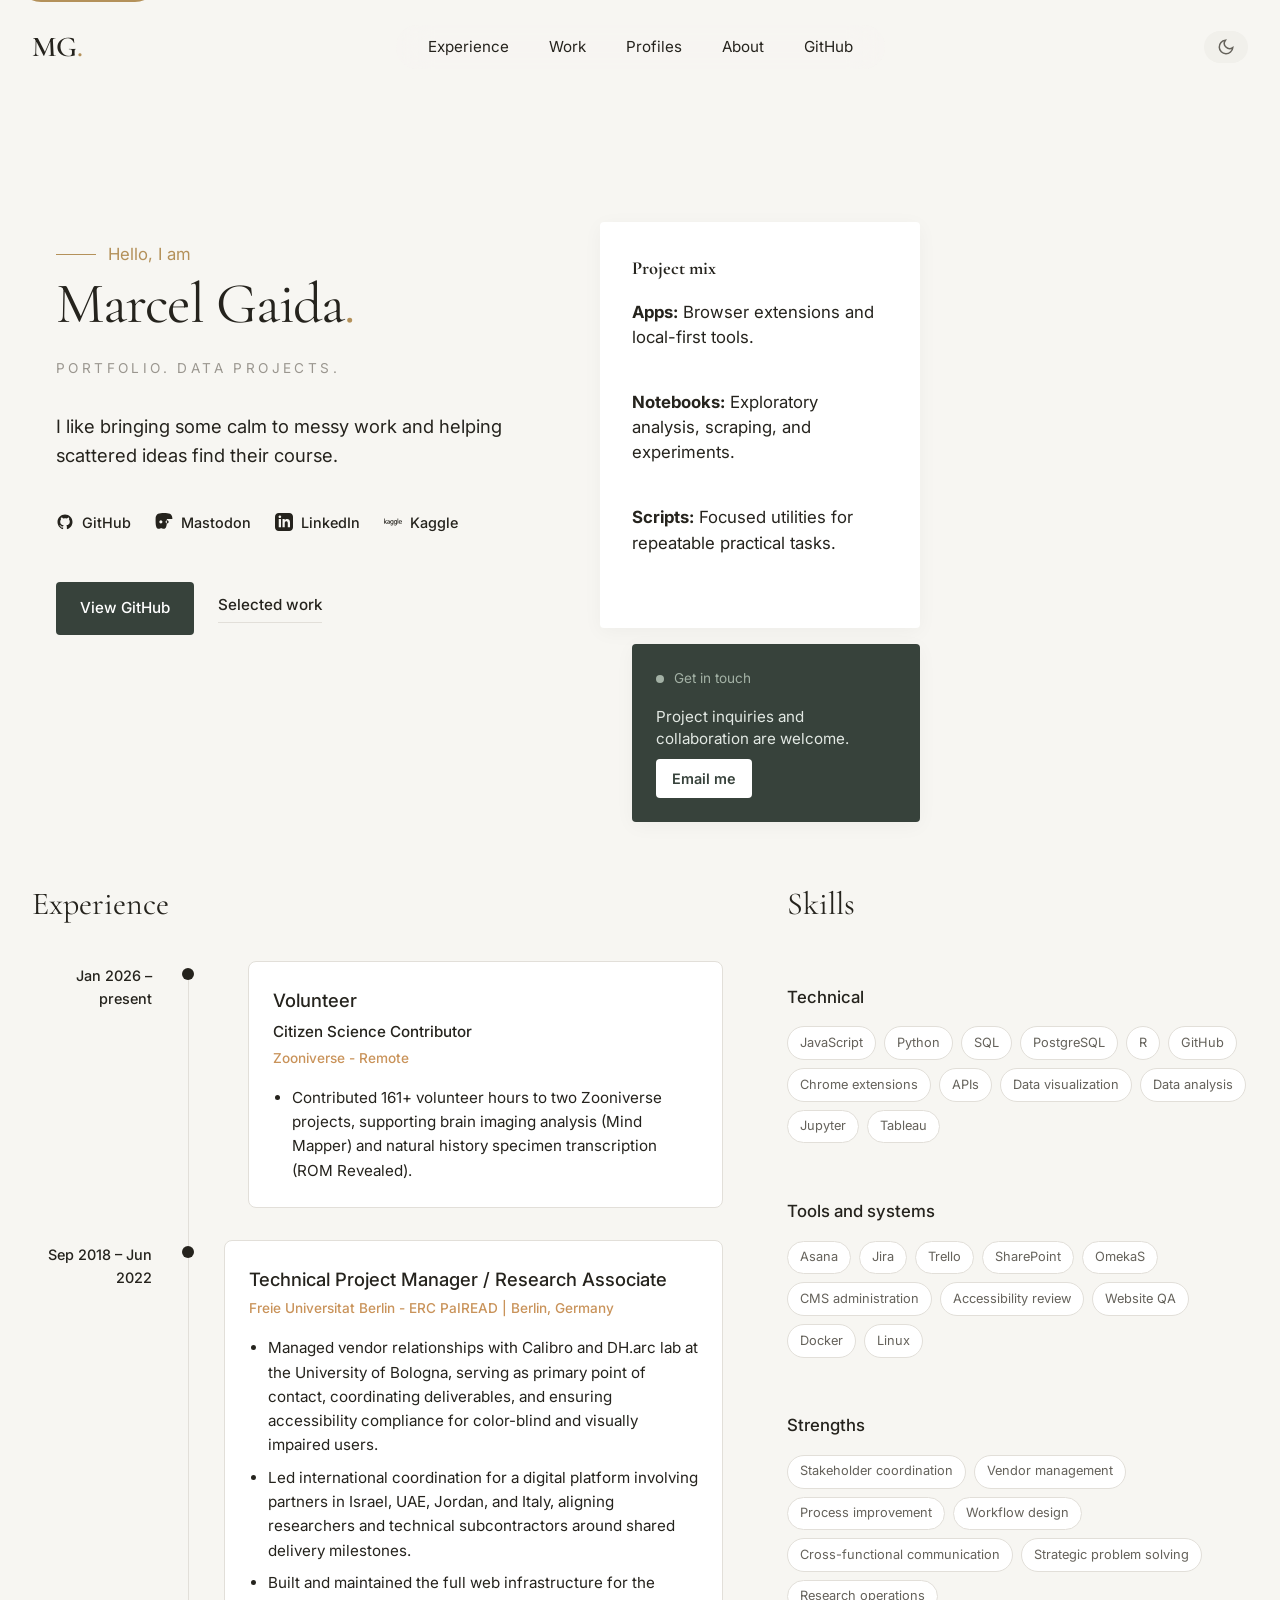
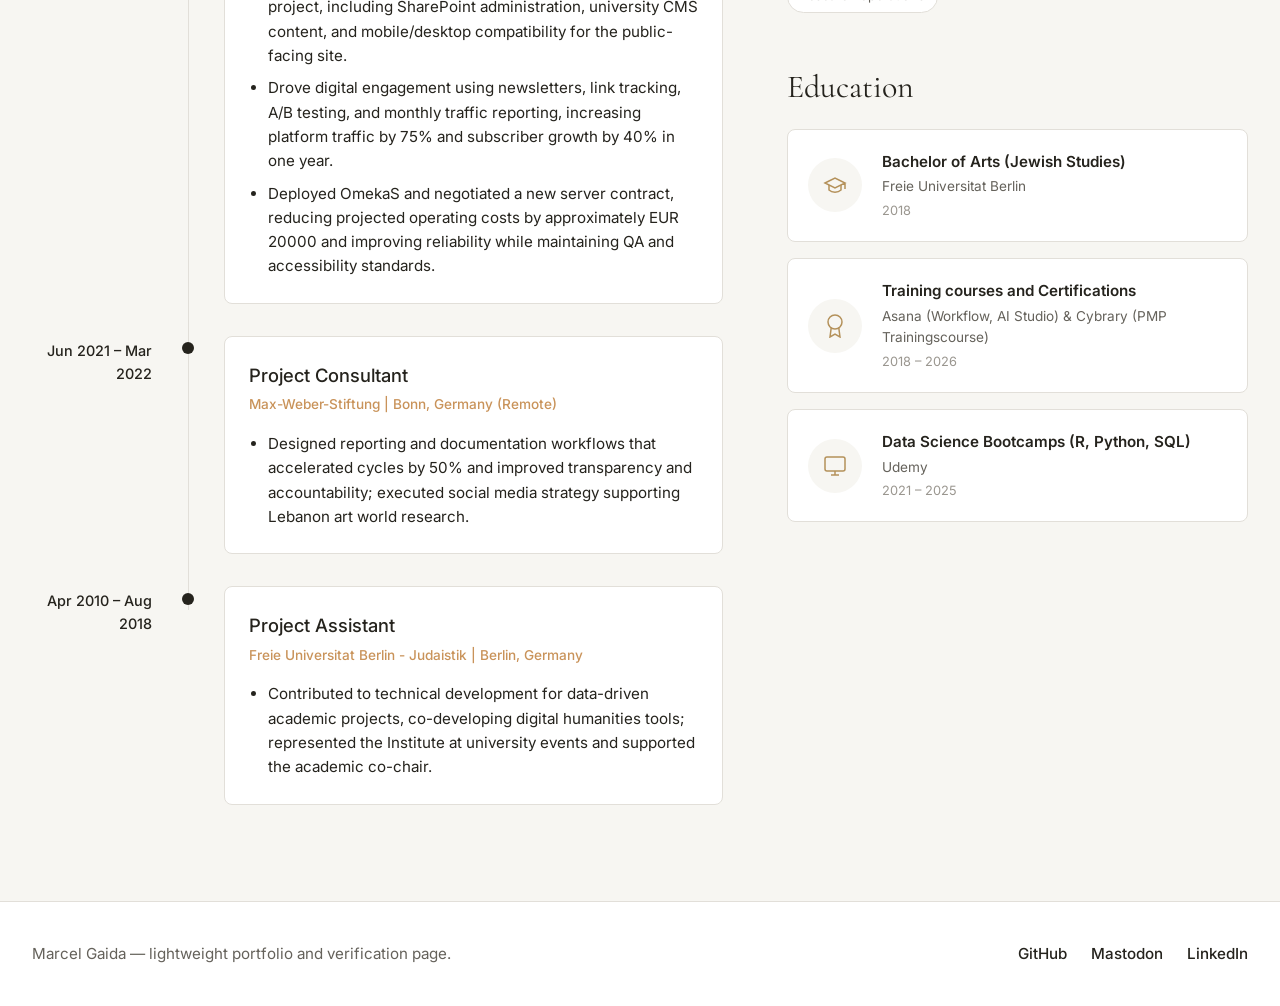
<file: experience.html>
<!doctype html>
<html lang="en">
<head>
  <meta charset="utf-8">
  <meta name="viewport" content="width=device-width, initial-scale=1">
  <title>Marcel Gaida — Projects and profiles</title>
  <meta name="description" content="Marcel Gaida's personal homepage: a verification-friendly portfolio with selected projects, profile links">
  <meta property="og:title" content="Marcel Gaida">
  <meta property="og:description" content="Projects, profiles, and verification links.">
  <meta property="og:type" content="website">
  <meta name="theme-color" content="#f7f6f2">
  <link rel="me" href="https://github.com/marcel-gaida">
  <link rel="me" href="https://fosstodon.org/@mgaida">
  <link rel="me" href="https://linkedin.com/in/marcel-gaida">
  <link rel="stylesheet" href="style.css">
  <script data-goatcounter="https://mgaida.goatcounter.com/count"
        async src="//gc.zgo.at/count.js"></script>
</head>
<body>
  <a class="skip-link" href="#content" style="position:absolute;left:1rem;top:-3rem;background:var(--accent);color:#fff;padding:.75rem 1rem;border-radius:999px;z-index:30;">Skip to content</a>
  <header class="site-header" id="top">
    <div class="container header-inner">
      <div class="header-left">
        <a class="brand" href="index.html" aria-label="Marcel Gaida home">
          MG<span class="dot">.</span>
        </a>
      </div>
      <nav class="nav" aria-label="Primary">
        <a href="experience.html">Experience</a>
        <a href="index.html#work">Work</a>
        <a href="index.html#profiles">Profiles</a>
        <a href="index.html#about">About</a>
        <a href="https://github.com/marcel-gaida" target="_blank" rel="me noopener noreferrer">GitHub</a>
      </nav>
      <div class="header-right">
        <button class="theme-toggle" type="button" data-theme-toggle aria-label="Switch to dark mode"></button>
      </div>
    </div>
  </header>

  <main id="content">
    <section class="container hero" aria-labelledby="intro-title">
      <div class="hero-left">
        <div class="hello-text"><span class="line"></span> Hello, I am  </div>
        <h1 id="intro-title" style="font-size: clamp(2.8rem, 4.5vw, 5.5rem);">Marcel Gaida<span class="dot">.</span></h1>
        <div class="subtitle">PORTFOLIO. DATA PROJECTS.</div>
        <p>I like bringing some calm to messy work and helping scattered ideas find their course.</p>
        
        <div class="social-row">
          <a href="https://github.com/marcel-gaida" target="_blank" rel="me noopener noreferrer"><svg width="18" height="18" viewBox="0 0 24 24" fill="currentColor"><path d="M12 2C6.477 2 2 6.477 2 12c0 4.42 2.865 8.166 6.839 9.489.5.092.682-.217.682-.482 0-.237-.008-.866-.013-1.7-2.782.603-3.369-1.34-3.369-1.34-.454-1.156-1.11-1.462-1.11-1.462-.908-.62.069-.608.069-.608 1.003.07 1.531 1.03 1.531 1.03.892 1.529 2.341 1.087 2.91.831.092-.646.35-1.086.636-1.336-2.22-.253-4.555-1.11-4.555-4.943 0-1.091.39-1.984 1.029-2.683-.103-.253-.446-1.27.098-2.647 0 0 .84-.269 2.75 1.025A9.578 9.578 0 0112 6.836c.85.004 1.705.114 2.504.336 1.909-1.294 2.747-1.025 2.747-1.025.546 1.379.203 2.394.1 2.647.64.699 1.028 1.592 1.028 2.683 0 3.842-2.339 4.687-4.566 4.935.359.309.678.919.678 1.852 0 1.336-.012 2.415-.012 2.743 0 .267.18.578.688.48C19.138 20.161 22 16.416 22 12c0-5.523-4.477-10-10-10z"/></svg> GitHub</a>
          <a href="https://fosstodon.org/@mgaida" target="_blank" rel="me noopener noreferrer"><svg width="18" height="18" viewBox="0 0 24 24" fill="currentColor"><path d="M23.193 7.879c0-5.206-3.411-6.732-3.411-6.732C18.062.357 15.108 0 12 0h-.005c-3.103 0-6.056.357-7.776 1.147 0 0-3.411 1.526-3.411 6.732 0 1.192-.023 2.618.015 4.129.124 5.092.934 9.043 4.135 9.043 1.708 0 2.331-.837 3.356-.837 1.025 0 1.648.837 3.356.837 3.2 0 4.01-3.95 4.135-9.043.039-1.511.015-2.937.015-4.129zm-15.35 6.071c-1.127 0-2.031-.96-2.031-2.148 0-1.189.904-2.149 2.031-2.149 1.127 0 2.031.96 2.031 2.149 0 1.188-.904 2.148-2.031 2.148zm8.314 0c-1.127 0-2.031-.96-2.031-2.148 0-1.189.904-2.149 2.031-2.149 1.127 0 2.031.96 2.031 2.149 0 1.188-.904 2.148-2.031 2.148z"/></svg> Mastodon</a>
          <a href="https://linkedin.com/in/marcel-gaida" target="_blank" rel="me noopener noreferrer"><svg width="18" height="18" viewBox="0 0 24 24" fill="currentColor"><path d="M19 0h-14c-2.761 0-5 2.239-5 5v14c0 2.761 2.239 5 5 5h14c2.762 0 5-2.239 5-5v-14c0-2.761-2.238-5-5-5zm-11 19h-3v-11h3v11zm-1.5-12.268c-.966 0-1.75-.79-1.75-1.764s.784-1.764 1.75-1.764 1.75.79 1.75 1.764-.783 1.764-1.75 1.764zm13.5 12.268h-3v-5.604c0-3.368-4-3.113-4 0v5.604h-3v-11h3v1.765c1.396-2.586 7-2.777 7 2.476v6.759z"/></svg> LinkedIn</a>
          <a href="https://www.kaggle.com/mgaida" target="_blank" rel="me noopener noreferrer"><svg width="18" height="18" viewBox="0 0 24 24" fill="currentColor"><path d="M.1025 7.3475c-.0681 0-.1022.0341-.1022.102v6.752c0 .0681.034.1022.1022.1022h.7049c.068 0 .1022-.034.1022-.1023v-1.481l.4187-.3985 1.5016 1.91c.041.0477.0884.0716.143.0716h.9091c.0476 0 .0748-.0135.0817-.0407.0135-.041.0066-.075-.0206-.1023l-1.9816-2.4618 1.9002-1.8384c.0204-.0205.0237-.051.01-.092-.0137-.0339-.0408-.051-.0816-.051h-.9398c-.0477 0-.0953.024-.143.0716L.9096 11.607V7.4496c0-.0679-.0342-.102-.1022-.102zm18.0417 0c-.068 0-.102.0341-.102.102v6.752c0 .0681.034.102.102.102h.705c.068 0 .102-.034.102-.102v-6.752c0-.068-.034-.102-.102-.102zM5.961 9.6254c-.5653 0-1.11.1806-1.6343.5415-.0545.0545-.0648.102-.0307.143l.3676.5208c.0272.0477.0717.0545.133.0204.3948-.2722.783-.4086 1.1644-.4086.2927 0 .5158.0886.669.2656.1532.1771.2197.3917.1992.6436-.6606.0681-1.1545.1495-1.4813.245-.8308.2383-1.2461.6913-1.2461 1.3586 0 .4222.1533.7695.4598 1.0419.3132.2654.6845.3982 1.1134.3982.4698 0 .8545-.1125 1.1542-.3372v.1432c0 .0682.0374.102.1123.102h.7048c.068 0 .102-.0338.102-.102V11.372c0-.6604-.2245-1.1406-.6739-1.4403-.3065-.2043-.6776-.3063-1.1134-.3063zm4.3225 0c-.6742 0-1.195.2622-1.5627.7865-.3133.4359-.4699.9671-.4699 1.5936 0 .6604.1634 1.2087.4903 1.6444.3744.4972.892.7455 1.5526.7455.5313 0 .9567-.1327 1.2768-.3982v.531c0 .858-.4122 1.287-1.236 1.287-.361 0-.732-.1907-1.1132-.572a.098.098 0 00-.0716-.0306c-.034 0-.0613.0102-.0817.0307l-.4802.48c-.0408.0613-.0375.1124.0103.1532.1361.1157.2554.2129.3576.2911.102.0783.1905.1413.2656.189.354.1975.7284.2961 1.1235.2961.6808 0 1.207-.1925 1.5781-.577.3711-.3848.5567-.9484.5567-1.6903V9.8196c0-.068-.034-.102-.102-.102h-.705c-.0682 0-.1021.034-.1021.102v.2043c-.3471-.2657-.7763-.3985-1.287-.3985zm4.8021 0c-.6742 0-1.195.2622-1.5627.7865-.3132.4359-.4699.9671-.4699 1.5936 0 .6604.1633 1.2087.4903 1.6444.3744.4972.892.7455 1.5526.7455.5311 0 .9566-.1327 1.2768-.3982v.531c0 .858-.4122 1.287-1.236 1.287-.361 0-.732-.1907-1.1133-.572a.098.098 0 00-.0716-.0306c-.034 0-.0612.0102-.0816.0307l-.48.48c-.0409.0613-.0376.1124.01.1532.1363.1157.2555.2129.3576.2911.1021.0783.1906.1413.2657.189.354.1975.7285.2961 1.1237.2961.6808 0 1.2068-.1925 1.5781-.577.371-.3848.5565-.9484.5565-1.6903V9.8196c0-.068-.034-.102-.102-.102h-.7049c-.0682 0-.1022.034-.1022.102v.2043c-.3474-.2657-.7763-.3985-1.287-.3985zm6.7457 0c-.6537 0-1.185.211-1.5936.6332-.4427.4632-.664 1.0283-.664 1.6956 0 .7083.225 1.2905.6743 1.7467.463.463 1.042.6945 1.7366.6945.6467 0 1.2154-.1838 1.7057-.5515.0545-.041.0545-.0884 0-.143l-.4802-.4903c-.041-.0409-.0919-.0409-.1533 0-.2998.2112-.6368.3167-1.0112.3167-.4222 0-.7729-.119-1.052-.3576-.2452-.2248-.3882-.5038-.429-.8375h3.3197c.0679 0 .1022-.0341.1022-.1023l.01-.2244c.0341-.6878-.1668-1.26-.6025-1.7162-.4224-.4426-.9432-.664-1.5627-.664zm-.0206.7865c.3268 0 .6062.1056.8377.3166.2452.211.371.4734.378.7865h-2.4618c.0613-.3269.2077-.5925.4392-.7968.2313-.2042.5004-.3063.8069-.3063zm-11.4249.102c.6196 0 1.0146.2181 1.1848.6538v1.6854c-.1702.4358-.5755.6538-1.2155.6538-.3133 0-.5687-.0986-.7661-.2963-.2656-.2518-.3983-.6538-.3983-1.2053 0-.9941.3984-1.4914 1.1951-1.4914zm4.802 0c.6196 0 1.0148.2181 1.1851.6538h-.0002v1.6854c-.1703.4358-.5755.6538-1.2155.6538-.3132 0-.5686-.0986-.7661-.2963-.2655-.2518-.3983-.6538-.3983-1.2053 0-.9941.3983-1.4914 1.195-1.4914zm-8.3586 1.6547v1.0215c-.286.286-.6675.412-1.1441.3779-.1703-.0135-.32-.0663-.4493-.1582-.1294-.0919-.2045-.2129-.2249-.3627-.0341-.2657.1158-.47.4495-.6129.2452-.1088.7013-.1974 1.3688-.2656z"/></svg> Kaggle</a>
        </div>
        
        <div class="hero-actions">
          <a href="https://github.com/marcel-gaida" target="_blank" rel="me noopener noreferrer" class="button button-primary">View GitHub</a>
          <a href="index.html#work" class="text-link underlined">Selected work</a>
        </div>
      </div>
      <div class="hero-right">
        <div class="image-card"></div>
        <div class="quote-stack">
          <div class="quote-card">
            <h3 style="margin-bottom:1rem; font-size:1.15rem; font-family: var(--serif);">Project mix</h3>
            <p style="margin-top:0;"><strong>Apps:</strong> Browser extensions and local-first tools.</p>
            <p style="margin-top:0.5rem;"><strong>Notebooks:</strong> Exploratory analysis, scraping, and experiments.</p>
            <p style="margin-top:0.5rem;"><strong>Scripts:</strong> Focused utilities for repeatable practical tasks.</p>
          </div>
          <div class="current-card">
            <div class="current-label"><span class="pulse"></span> Get in touch</div>
            <p style="margin-bottom: 0.25rem;">Project inquiries and collaboration are welcome.</p>
            <a href="mailto:ankbuu3en@mozmail.com" target="_blank" rel="noopener noreferrer" class="button" style="display: inline-block; background: #fff; color: var(--green); padding: 0.5rem 1rem; border-radius: 4px; font-weight: 600; font-size: 0.9rem; margin-top: 0.25rem; text-decoration: none;">Email me</a>
          </div>
        </div>
      </div>
    </section>
    <section class="container cv-section" style="padding-top: 4rem; padding-bottom: 6rem;">
      <div class="cv-layout">
        
        <div class="cv-left">
          <h2 style="font-family: var(--serif); font-size: 2rem; font-weight: 400; margin-bottom: 2rem; color: var(--text);">Experience</h2>
          <div class="timeline">
            
            <div class="timeline-entry">
              <div class="timeline-date">Jan 2026 &ndash; present</div>
              <div class="timeline-line"><div class="timeline-dot"></div></div>
              <div class="timeline-card" style="margin-left: 1.5rem;">
                <h3>Volunteer</h3>
                <div style="font-size: 0.95rem; font-weight: 500; color: var(--text); margin-bottom: 0.25rem;">Citizen Science Contributor</div>
                <div class="timeline-subtitle">Zooniverse - Remote</div>
                <ul style="font-size: 0.95rem; color: var(--text); padding-left: 1.2rem; margin-top: 0.75rem; margin-bottom: 0;">
                  <li>Contributed 161+ volunteer hours to two Zooniverse projects, supporting brain imaging analysis (Mind Mapper) and natural history specimen transcription (ROM Revealed).</li>
                </ul>
              </div>
            </div>

            <div class="timeline-entry">
              <div class="timeline-date">Sep 2018 &ndash; Jun 2022</div>
              <div class="timeline-line"><div class="timeline-dot"></div></div>
              <div class="timeline-card">
                <h3>Technical Project Manager / Research Associate</h3>
                <div class="timeline-subtitle">Freie Universitat Berlin - ERC PaIREAD | Berlin, Germany</div>
                <ul style="font-size: 0.95rem; color: var(--text); padding-left: 1.2rem; margin-top: 1rem; margin-bottom: 0;">
                  <li style="margin-bottom: 0.5rem;">Managed vendor relationships with Calibro and DH.arc lab at the University of Bologna, serving as primary point of contact, coordinating deliverables, and ensuring accessibility compliance for color-blind and visually impaired users.</li>
                  <li style="margin-bottom: 0.5rem;">Led international coordination for a digital platform involving partners in Israel, UAE, Jordan, and Italy, aligning researchers and technical subcontractors around shared delivery milestones.</li>
                  <li style="margin-bottom: 0.5rem;">Built and maintained the full web infrastructure for the project, including SharePoint administration, university CMS content, and mobile/desktop compatibility for the public-facing site.</li>
                  <li style="margin-bottom: 0.5rem;">Drove digital engagement using newsletters, link tracking, A/B testing, and monthly traffic reporting, increasing platform traffic by 75% and subscriber growth by 40% in one year.</li>
                  <li>Deployed OmekaS and negotiated a new server contract, reducing projected operating costs by approximately EUR 20000 and improving reliability while maintaining QA and accessibility standards.</li>
                </ul>
              </div>
            </div>

            <div class="timeline-entry">
              <div class="timeline-date">Jun 2021 &ndash; Mar 2022</div>
              <div class="timeline-line"><div class="timeline-dot"></div></div>
              <div class="timeline-card">
                <h3>Project Consultant</h3>
                <div class="timeline-subtitle">Max-Weber-Stiftung | Bonn, Germany (Remote)</div>
                <ul style="font-size: 0.95rem; color: var(--text); padding-left: 1.2rem; margin-top: 1rem; margin-bottom: 0;">
                  <li>Designed reporting and documentation workflows that accelerated cycles by 50% and improved transparency and accountability; executed social media strategy supporting Lebanon art world research.</li>
                </ul>
              </div>
            </div>

            <div class="timeline-entry">
              <div class="timeline-date">Apr 2010 &ndash; Aug 2018</div>
              <div class="timeline-line"><div class="timeline-dot"></div></div>
              <div class="timeline-card">
                <h3>Project Assistant</h3>
                <div class="timeline-subtitle">Freie Universitat Berlin - Judaistik | Berlin, Germany</div>
                <ul style="font-size: 0.95rem; color: var(--text); padding-left: 1.2rem; margin-top: 1rem; margin-bottom: 0;">
                  <li>Contributed to technical development for data-driven academic projects, co-developing digital humanities tools; represented the Institute at university events and supported the academic co-chair.</li>
                </ul>
              </div>
            </div>

          </div>
        </div>

        <div class="cv-right">
          <h2 style="font-family: var(--serif); font-size: 2rem; font-weight: 400; margin-bottom: 2rem; margin-top: 0; color: var(--text);">Skills</h2>
          
          <div class="skills-group" style="margin-bottom: 2rem;">
            <h4>Technical</h4>
            <div class="tag-row" style="margin-top: 0.5rem;">
              <span class="tag">JavaScript</span>
              <span class="tag">Python</span>
              <span class="tag">SQL</span>
              <span class="tag">PostgreSQL</span>
              <span class="tag">R</span>
              <span class="tag">GitHub</span>
              <span class="tag">Chrome extensions</span>
              <span class="tag">APIs</span>
              <span class="tag">Data visualization</span>
              <span class="tag">Data analysis</span>
              <span class="tag">Jupyter</span>
              <span class="tag">Tableau</span>
            </div>
          </div>

          <div class="skills-group" style="margin-bottom: 2rem;">
            <h4>Tools and systems</h4>
            <div class="tag-row" style="margin-top: 0.5rem;">
              <span class="tag">Asana</span>
              <span class="tag">Jira</span>
              <span class="tag">Trello</span>
              <span class="tag">SharePoint</span>
              <span class="tag">OmekaS</span>
              <span class="tag">CMS administration</span>
              <span class="tag">Accessibility review</span>
              <span class="tag">Website QA</span>
              <span class="tag">Docker</span>
              <span class="tag">Linux</span>
            </div>
          </div>

          <div class="skills-group">
            <h4>Strengths</h4>
            <div class="tag-row" style="margin-top: 0.5rem;">
              <span class="tag">Stakeholder coordination</span>
              <span class="tag">Vendor management</span>
              <span class="tag">Process improvement</span>
              <span class="tag">Workflow design</span>
              <span class="tag">Cross-functional communication</span>
              <span class="tag">Strategic problem solving</span>
              <span class="tag">Research operations</span>
            </div>
          </div>

          <h2 style="font-family: var(--serif); font-size: 2rem; font-weight: 400; margin-top: 3rem; margin-bottom: 1rem; color: var(--text);">Education</h2>
          
          <div class="edu-list">
            <div class="edu-item">
              <div class="edu-icon">
                <svg width="24" height="24" viewBox="0 0 24 24" fill="none" stroke="currentColor" stroke-width="1.5"><path d="M22 10v6M2 10l10-5 10 5-10 5z"></path><path d="M6 12v5c3 3 9 3 12 0v-5"></path></svg>
              </div>
              <div class="edu-details">
                <div class="edu-title">Bachelor of Arts (Jewish Studies)</div>
                <div class="edu-inst">Freie Universitat Berlin</div>
                <div class="edu-date">2018</div>
              </div>
            </div>

            <div class="edu-item">
              <div class="edu-icon">
                <svg width="24" height="24" viewBox="0 0 24 24" fill="none" stroke="currentColor" stroke-width="1.5"><circle cx="12" cy="8" r="7"></circle><polyline points="8.21 13.89 7 23 12 20 17 23 15.79 13.88"></polyline></svg>
              </div>
              <div class="edu-details">
                <div class="edu-title">Training courses and Certifications</div>
                <div class="edu-inst">Asana (Workflow, AI Studio) & Cybrary (PMP Trainingscourse)</div>
                <div class="edu-date">2018 &ndash; 2026</div>
              </div>
            </div>

            <div class="edu-item">
              <div class="edu-icon">
                <svg width="24" height="24" viewBox="0 0 24 24" fill="none" stroke="currentColor" stroke-width="1.5"><rect x="2" y="3" width="20" height="14" rx="2" ry="2"></rect><line x1="8" y1="21" x2="16" y2="21"></line><line x1="12" y1="17" x2="12" y2="21"></line></svg>
              </div>
              <div class="edu-details">
                <div class="edu-title">Data Science Bootcamps (R, Python, SQL)</div>
                <div class="edu-inst">Udemy</div>
                <div class="edu-date">2021 &ndash; 2025</div>
              </div>
            </div>
          </div>
        </div>

      </div>
    </section>
  </main>
<footer style="padding: 2.5rem 0; text-align: left; color: var(--muted); font-size: 0.95rem; background: var(--panel); border-top: 1px solid var(--border);">
    <div class="container" style="display: flex; justify-content: space-between; align-items: center; flex-wrap: wrap; gap: 1rem;">
      <p>Marcel Gaida — lightweight portfolio and verification page.</p>
      <div style="display: flex; gap: 1.5rem;">
        <a href="https://github.com/marcel-gaida" target="_blank" rel="me noopener noreferrer" class="text-link">GitHub</a>
        <a href="https://fosstodon.org/@mgaida" target="_blank" rel="me noopener noreferrer" class="text-link">Mastodon</a>
        <a href="https://linkedin.com/in/marcel-gaida" target="_blank" rel="me noopener noreferrer" class="text-link">LinkedIn</a>
      </div>
    </div>
  </footer>

  <script>
    (() => {
      const root = document.documentElement;
      const toggle = document.querySelector('[data-theme-toggle]');
      const saved = localStorage.getItem('theme');
      const prefersDark = matchMedia('(prefers-color-scheme: dark)').matches;
      let theme = saved || (prefersDark ? 'dark' : 'light');
      const setTheme = (next) => {
        theme = next;
        root.setAttribute('data-theme', theme);
        localStorage.setItem('theme', theme);
        if (!toggle) return;
        toggle.setAttribute('aria-label', 'Switch to ' + (theme === 'dark' ? 'light' : 'dark') + ' mode');
        toggle.innerHTML = theme === 'dark'
          ? '<svg width="18" height="18" viewBox="0 0 24 24" fill="none" stroke="currentColor" stroke-width="2" aria-hidden="true"><circle cx="12" cy="12" r="5"></circle><path d="M12 1v2M12 21v2M4.22 4.22l1.42 1.42M18.36 18.36l1.42 1.42M1 12h2M21 12h2M4.22 19.78l1.42-1.42M18.36 5.64l1.42-1.42"></path></svg>'
          : '<svg width="18" height="18" viewBox="0 0 24 24" fill="none" stroke="currentColor" stroke-width="2" aria-hidden="true"><path d="M21 12.79A9 9 0 1 1 11.21 3 7 7 0 0 0 21 12.79z"></path></svg>';
      };
      setTheme(theme);
      if (toggle) toggle.addEventListener('click', () => setTheme(theme === 'dark' ? 'light' : 'dark'));
      
      const header = document.querySelector('.site-header');
      if(header) {
        addEventListener('scroll', () => header.classList.toggle('scrolled', scrollY > 10), { passive: true });
      }

      // Auto-detect layout
      document.querySelectorAll('.project-card').forEach(card => {
        const layout = card.getAttribute('data-layout');
        if (layout) {
          card.classList.add(layout);
          return;
        }
        
        const img = card.querySelector('.project-media img');
        if (img) {
          if (img.complete) {
            applyLayout(card, img);
          } else {
            img.onload = () => applyLayout(card, img);
          }
        }
      });
      
      function applyLayout(card, img) {
        const w = img.naturalWidth;
        const h = img.naturalHeight;
        if (!w || !h) return;
        
        const diff = Math.abs(w - h) / Math.max(w, h);
        if (diff < 0.18) {
          card.classList.add('split');
        } else if (w > h) {
          card.classList.add('stack');
        } else {
          card.classList.add('split'); // fallback
        }
      }
    })();
  </script>
  <script>
    document.addEventListener('DOMContentLoaded', () => {
      const imgs = document.querySelectorAll('.project-card.split .project-media img');
      imgs.forEach(img => {
        const tempImg = new Image();
        tempImg.crossOrigin = 'anonymous';
        tempImg.onload = () => {
          try {
            const canvas = document.createElement('canvas');
            canvas.width = tempImg.naturalWidth;
            canvas.height = tempImg.naturalHeight;
            const ctx = canvas.getContext('2d', { willReadFrequently: true });
            ctx.drawImage(tempImg, 0, 0);
            
            const isTransparent = (x, y) => {
              const pixel = ctx.getImageData(x, y, 1, 1).data;
              return pixel[3] < 10;
            };
            
            const w = canvas.width;
            const h = canvas.height;
            // Check the 4 corners, offset by 2px to avoid edge artifacts
            if (isTransparent(2, 2) && isTransparent(w - 3, 2) && isTransparent(2, h - 3) && isTransparent(w - 3, h - 3)) {
              img.classList.add('needs-padding');
            } else {
              img.classList.remove('needs-padding');
            }
          } catch (e) {
            console.warn('Could not auto-detect transparency:', e);
          }
        };
        tempImg.src = img.src;
      });
    });
  </script>
</body>
</html>
</file>
<file: style.css>
@import url('https://fonts.googleapis.com/css2?family=Cormorant+Garamond:wght@400;600&family=Inter:wght@400;500;600&display=swap');

:root, [data-theme="light"] {
  --bg: #f7f6f2;
  --panel: #ffffff;
  --panel-2: #f1f0eb;
  --text: #25231d;
  --muted: #65625b;
  --faint: #9a968f;
  --border: #e2dfd9;
  --accent: #b4915a;
  --green: #37423b;
  --shadow: 0 10px 40px rgba(0,0,0,0.06);
  --shadow-card: 0 4px 20px rgba(0,0,0,0.04);
  --radius: 8px;
  --content: 100%;

  --serif: 'Cormorant Garamond', Georgia, serif;
  --sans: 'Inter', system-ui, sans-serif;
}

[data-theme="dark"] {
  --bg: #141311;
  --panel: #1d1c1a;
  --panel-2: #2a2825;
  --text: #e6e3dd;
  --muted: #9e9a93;
  --faint: #6b6863;
  --border: #383632;
  --accent: #cfa86d;
  --green: #48574d;
  --shadow: 0 20px 40px rgba(0,0,0,0.3);
  --shadow-card: 0 4px 20px rgba(0,0,0,0.2);
}

* { box-sizing: border-box; }
body {
  margin: 0;
  background: var(--bg);
  color: var(--text);
  font-family: var(--sans);
  line-height: 1.6;
  overflow-x: hidden;
}
a { color: inherit; text-decoration: none; }
h1, h2, h3, p { margin: 0; }
img { display: block; max-width: 100%; }
button { font: inherit; cursor: pointer; border: none; background: none; }

.container {
  max-width: var(--content);
  margin: 0 auto;
  padding: 0 2rem;
}

/* Header */
.site-header {
  padding: 1.5rem 0;
  position: relative;
  z-index: 10;
}
.header-inner {
  display: grid;
  grid-template-columns: 1fr auto 1fr;
  align-items: center;
}
.header-left {
  display: flex;
  justify-content: flex-start;
}
.header-right {
  display: flex;
  justify-content: flex-end;
}
.brand {
  font-family: var(--serif);
  font-size: 1.8rem;
  font-weight: 600;
  color: var(--text);
  display: flex;
  align-items: baseline;
}
.dot {
  color: var(--accent);
}

.nav {
  display: flex;
  gap: 2.5rem;
  align-items: center;
  background: color-mix(in srgb, var(--bg) 60%, transparent);
  backdrop-filter: blur(16px);
  -webkit-backdrop-filter: blur(16px);
  padding: 0.6rem 2rem;
  border-radius: 999px;
}
.nav a {
  font-size: 0.95rem;
  color: var(--text);
}
.nav a:hover {
  color: var(--muted);
}
.theme-toggle {
  display: flex;
  align-items: center;
  justify-content: center;
  width: 44px;
  height: 32px;
  border-radius: 20px;
  background: var(--panel-2);
  color: var(--muted);
}

/* Hero Section */
.hero {
  display: grid;
  grid-template-columns: 1fr 1fr;
  gap: 3rem;
  padding-top: 4rem;
  padding-bottom: 6rem;
  align-items: center;
}

.hero-left {
  padding-left: 1.5rem;
  padding-right: 2rem;
}

.hello-text {
  display: flex;
  align-items: center;
  gap: 0.75rem;
  color: var(--accent);
  font-size: 1.05rem;
  margin-bottom: 0.5rem;
}
.hello-text .line {
  width: 40px;
  height: 1px;
  background: var(--accent);
}

.hero h1 {
  font-family: var(--serif);
  font-size: clamp(4rem, 5.5vw, 6.5rem);
  line-height: 1;
  font-weight: 400;
  margin-bottom: 1.5rem;
  letter-spacing: -0.02em;
}

.subtitle {
  font-size: 0.85rem;
  letter-spacing: 0.25em;
  color: var(--faint);
  margin-bottom: 2rem;
}

.hero p {
  font-size: 1.15rem;
  color: var(--text);
  max-width: 48ch;
  line-height: 1.6;
  margin-bottom: 2.5rem;
}

.social-row {
  display: flex;
  gap: 1.5rem;
  margin-bottom: 3rem;
  flex-wrap: wrap;
}
.social-row a {
  display: flex;
  align-items: center;
  gap: 0.5rem;
  font-size: 0.9rem;
  color: var(--text);
  font-weight: 500;
}
.social-row svg {
  color: var(--text);
}

.hero-actions {
  display: flex;
  align-items: center;
  gap: 1.5rem;
}
.button {
  display: inline-flex;
  align-items: center;
  padding: 0.9rem 1.5rem;
  border-radius: 4px;
  font-size: 0.95rem;
  font-weight: 500;
  transition: opacity 0.2s;
}
.button-primary {
  background: var(--green);
  color: #fff;
}
.button-primary:hover {
  opacity: 0.9;
}
.text-link {
  font-size: 0.95rem;
  color: var(--text);
  font-weight: 500;
}
.text-link.underlined {
  border-bottom: 1px solid var(--border);
  padding-bottom: 4px;
}

/* Hero Right */
.hero-right {
  position: relative;
}
.hero-right::before {
  content: '';
  position: absolute;
  top: -15rem;
  bottom: -6rem;
  left: 0;
  width: 55vw; /* ensures it reaches the right edge */
  background: url('https://raw.githubusercontent.com/marcel-gaida/marcel-gaida.github.io/fd7a0749d4dff8e6146ea07e0451eb1172d1c4ac/images/medusa.jpg') center/cover;
  clip-path: polygon(15% 0, 100% 0, 100% 100%, 0 100%);
  z-index: 0;
}
.image-card {
  height: 560px;
  visibility: hidden;
}
.quote-stack {
  position: absolute;
  top: 4rem;
  left: -4rem;
  z-index: 10;
  display: grid;
  gap: 1rem;
  width: 320px;
}
.quote-card {
  background: var(--panel);
  padding: 2rem;
  border-radius: 4px;
  box-shadow: var(--shadow-card);
  position: relative;
}
.quote-mark {
  color: var(--accent);
  font-family: var(--serif);
  font-size: 4rem;
  line-height: 0;
  position: absolute;
  top: 3.5rem;
  left: 2rem;
}
.quote-card p {
  margin-top: 1.5rem;
  font-size: 1.05rem;
  color: var(--text);
  line-height: 1.5;
}
.quote-author {
  margin-top: 1rem;
  color: var(--accent);
  font-size: 0.9rem;
}

.current-card {
  background: var(--green);
  color: #fff;
  padding: 1.5rem;
  border-radius: 4px;
  box-shadow: var(--shadow-card);
  margin-left: 2rem;
}
.current-label {
  display: flex;
  align-items: center;
  gap: 0.6rem;
  font-size: 0.85rem;
  color: #a3b1a5;
  margin-bottom: 1rem;
}
.pulse {
  width: 8px;
  height: 8px;
  background: #a3b1a5;
  border-radius: 50%;
}
.current-card p {
  font-size: 0.95rem;
  line-height: 1.5;
  color: #e2e8e3;
}

.location {
  position: absolute;
  bottom: 2rem;
  right: 2rem;
  color: #fff;
  text-align: right;
  text-shadow: 0 1px 4px rgba(0,0,0,0.5);
}

/* Projects Section */
.projects-section {
  padding: 5rem 0 8rem;
  background: var(--panel);
}
.projects-layout {
  max-width: var(--content);
  margin: 0 auto;
  padding: 0 2rem;
  display: grid;
  grid-template-columns: 80px 1fr;
  gap: 4rem;
}

.sidebar-sticky {
  position: sticky;
  top: 4rem;
  display: flex;
  flex-direction: column;
  align-items: center;
}
.section-number {
  font-family: var(--serif);
  font-size: 1.25rem;
  font-weight: 600;
  margin-bottom: 1.5rem;
}
.sidebar-sticky::after {
  content: '';
  width: 1px;
  height: 60px;
  background: var(--border);
  margin-bottom: 1.5rem;
}
.section-label {
  writing-mode: vertical-rl;
  transform: rotate(180deg);
  letter-spacing: 0.4em;
  font-size: 0.85rem;
  color: var(--faint);
}


.section-head-new {
  display: flex;
  justify-content: space-between;
  align-items: flex-end;
  margin-bottom: 3.5rem;
}
.section-head-new h2 {
  font-family: var(--serif);
  font-size: 2.5rem;
  font-weight: 400;
  margin-bottom: 0.5rem;
}
.section-head-new p {
  color: var(--muted);
  font-size: 1.1rem;
}

.projects-grid {
  display: grid;
  gap: 2rem;
}

.project-card {
  background: var(--bg);
  border: 1px solid var(--border);
  border-radius: var(--radius);
  overflow: hidden;
}

/* Featured Card */
.project-card.featured {
  display: flex;
  flex-direction: row;
  align-items: stretch;
}
.project-media {
  height: 380px;
  background: #1a1a1a url('https://images.unsplash.com/photo-1551288049-bebda4e38f71?w=1200&q=80') center/cover;
}
.project-card.featured .project-media {
  width: 320px;
  flex: 0 0 auto;
  height: auto;
  padding: 2rem;
}
.project-card.featured .project-body {
  padding: 3rem;
  flex: 1;
  display: flex;
  flex-direction: column;
  justify-content: center;
  background: var(--panel);
}
.project-card.featured .project-header {
  display: flex;
  align-items: center;
  gap: 1rem;
  margin-bottom: 0.75rem;
}
.project-card.featured h3 {
  font-size: 1.4rem;
  font-weight: 600;
}
.badge {
  background: var(--panel-2);
  padding: 0.2rem 0.6rem;
  border-radius: 4px;
  font-size: 0.75rem;
  color: var(--accent);
}
.project-card.featured p {
  color: var(--muted);
  font-size: 1.05rem;
  margin-bottom: 1.5rem;
}

/* Smalls Grid */
.smalls {
  display: grid;
  grid-template-columns: repeat(2, 1fr);
  gap: 2rem;
}
/* Dynamic Layout Cards */
.project-card.split {
  display: flex;
  align-items: stretch;
  gap: 0;
  background: var(--panel);
}
.project-card.split .project-media {
  width: 240px;
  aspect-ratio: 1 / 1;
  flex: 0 0 auto;
  background: var(--panel);
  display: grid;
  place-items: center;
  padding: 1.5rem;
}
.project-card.split .project-media img {
  width: 140px;
  height: 140px;
  object-fit: contain;
  background-color: #ffffff;
  border-radius: var(--radius);
  box-shadow: 0 4px 12px rgba(0,0,0,0.05);
  box-sizing: border-box;
}
.project-card.split .project-media img.needs-padding {
  padding: 1.25rem;
}
.project-card.split .project-body {
  padding: 1.5rem;
  flex: 1;
  display: flex;
  flex-direction: column;
  justify-content: center;
}

.project-card.stack {
  display: flex;
  flex-direction: column;
  background: var(--panel);
  height: 100%;
}
.project-card.stack .project-media {
  width: 100%;
  flex: 1 1 0;
  min-height: 0;
  background-size: cover;
  background-position: center;
}
.project-card.stack .project-media img {
  width: 100%;
  height: 100%;
  object-fit: cover;
}
.project-card.stack .project-body {
  padding: 1.5rem;
  flex: 1;
  display: flex;
  flex-direction: column;
}

.smalls .project-card h3 {
  font-size: 1.15rem;
  font-weight: 600;
  margin-bottom: 0.5rem;
}
.smalls .project-card p {
  font-size: 0.95rem;
  color: var(--muted);
  margin-bottom: 1.5rem;
}

.tag-row {
  display: flex;
  gap: 0.5rem;
  flex-wrap: wrap;
}
.tag {
  background: var(--panel);
  border: 1px solid var(--border);
  padding: 0.35rem 0.75rem;
  border-radius: 999px;
  font-size: 0.8rem;
  color: var(--muted);
  white-space: nowrap;
  display: inline-flex;
  align-items: center;
}

/* CV Hero */
.cv-hero {
  display: grid;
  grid-template-columns: 1.5fr 1fr;
  gap: 4rem;
  align-items: center;
}
.cv-name {
  font-family: var(--serif);
  font-size: clamp(2.5rem, 4vw, 4rem);
  color: var(--text);
  margin-bottom: 0.5rem;
  margin-top: 0;
}
.cv-meta {
  color: var(--muted);
  font-size: 0.95rem;
  margin-bottom: 2rem;
}
.cv-summary {
  font-size: 1.05rem;
  line-height: 1.6;
  color: var(--text);
}
.cv-availability {
  background: var(--panel);
  border: 1px solid var(--border);
  padding: 1.5rem;
  border-radius: var(--radius);
  position: relative;
}
.cv-available-dot {
  width: 10px;
  height: 10px;
  background: var(--green);
  border-radius: 50%;
  position: absolute;
  top: 1.5rem;
  right: 1.5rem;
}
.cv-availability .button-outline {
  border: 1px solid var(--border);
  color: var(--text);
  margin-left: 0.5rem;
}

/* Experience CV Layout */
.cv-section {
  padding-top: 4rem;
  padding-bottom: 6rem;
}
.cv-layout {
  display: grid;
  grid-template-columns: 1.5fr 1fr;
  gap: 4rem;
}

/* Timeline */
.timeline {
  display: flex;
  flex-direction: column;
  gap: 2rem;
  margin-top: 1rem;
}
.timeline-entry {
  display: grid;
  grid-template-columns: 120px 24px 1fr;
  gap: 1.5rem;
}
.timeline-date {
  font-size: 0.9rem;
  color: var(--text);
  font-weight: 500;
  text-align: right;
  padding-top: 0.2rem;
}
.timeline-line {
  display: flex;
  justify-content: center;
  position: relative;
}
.timeline-line::before {
  content: '';
  position: absolute;
  top: 0.8rem;
  bottom: -3.5rem;
  width: 1px;
  background: var(--border);
}
.timeline-entry:last-child .timeline-line::before {
  display: none;
}
.timeline-dot {
  width: 12px;
  height: 12px;
  background: var(--text);
  border-radius: 50%;
  position: relative;
  top: 0.4rem;
  z-index: 2;
}

/* Timeline Card */
.timeline-card {
  background: var(--panel);
  border: 1px solid var(--border);
  border-radius: var(--radius);
  padding: 1.5rem;
}
.timeline-card h3 {
  font-size: 1.15rem;
  font-weight: 500;
  margin-bottom: 0.25rem;
  color: var(--text);
}
.timeline-subtitle {
  font-size: 0.85rem;
  color: #c9935a;
  font-weight: 500;
  margin-bottom: 1rem;
}
.timeline-card p {
  font-size: 0.95rem;
  line-height: 1.5;
  color: var(--muted);
}

/* Skills */
.cv-right {
  display: flex;
  flex-direction: column;
}
.skills-group h4 {
  font-size: 1.05rem;
  font-weight: 500;
  margin-bottom: 1rem;
  color: var(--text);
}
.skill-tag {
  background: var(--panel);
  border: 1px solid var(--border);
  padding: 0.35rem 0.8rem;
  border-radius: 4px;
  font-size: 0.85rem;
  color: var(--text);
  white-space: nowrap;
}

/* Metric Boxes */
.metrics-row {
  display: flex;
  gap: 1rem;
  margin-top: 1.5rem;
}
.metric-box {
  background: var(--bg);
  border: 1px solid var(--border);
  padding: 1rem 1.25rem;
  border-radius: var(--radius);
  display: flex;
  align-items: center;
  gap: 1rem;
  flex: 1;
}
.metric-box svg {
  color: var(--accent);
}
.metric-val {
  font-size: 1.4rem;
  font-weight: 600;
  color: var(--text);
  line-height: 1.1;
  font-family: var(--sans);
}
.metric-label {
  font-size: 0.85rem;
  color: var(--muted);
}

/* Education List */
.edu-list {
  display: flex;
  flex-direction: column;
  gap: 1rem;
}
.edu-item {
  display: flex;
  align-items: center;
  gap: 1.25rem;
  background: var(--panel);
  border: 1px solid var(--border);
  padding: 1.25rem;
  border-radius: var(--radius);
}
.edu-icon {
  width: 54px;
  height: 54px;
  border-radius: 50%;
  background: var(--bg);
  display: flex;
  align-items: center;
  justify-content: center;
  color: var(--accent);
  flex-shrink: 0;
}
.edu-details {
  display: flex;
  flex-direction: column;
}
.edu-title {
  font-weight: 600;
  color: var(--text);
  font-size: 0.95rem;
  margin-bottom: 0.15rem;
}
.edu-inst {
  font-size: 0.85rem;
  color: var(--muted);
}
.edu-date {
  font-size: 0.8rem;
  color: var(--faint);
  margin-top: 0.15rem;
}

@media (max-width: 992px) {
  .header-inner {
    grid-template-columns: 1fr auto;
    gap: 1.5rem;
  }
  .nav {
    grid-column: 1 / -1;
    flex-wrap: wrap;
    justify-content: center;
    gap: 1rem 1.5rem;
    padding: 1rem;
    border-radius: 16px;
  }
  .hero { grid-template-columns: 1fr; gap: 4rem; }
  .hero-right::before { left: -2rem; width: 100vw; top: 0; bottom: auto; height: 350px; clip-path: polygon(0 0, 100% 0, 100% 100%, 0 95%); }
  .image-card { height: 350px; }
  .quote-stack { position: relative; top: -4rem; left: 0; width: 100%; }
  .projects-layout { grid-template-columns: 1fr; gap: 2rem; }
  .projects-sidebar { display: none; }
  .smalls { grid-template-columns: 1fr; }
  .project-card.split { flex-direction: column; }
  .project-card.split .project-media { width: 100%; aspect-ratio: auto; height: 220px; }
  .project-card.featured { flex-direction: column; }
  .project-card.featured .project-media { width: 100%; height: 280px; }
  .cv-layout { grid-template-columns: 1fr; }
  .timeline-entry { grid-template-columns: 80px 20px 1fr; gap: 1rem; }
  .cv-hero { grid-template-columns: 1fr; gap: 2rem; }
}
</file>
